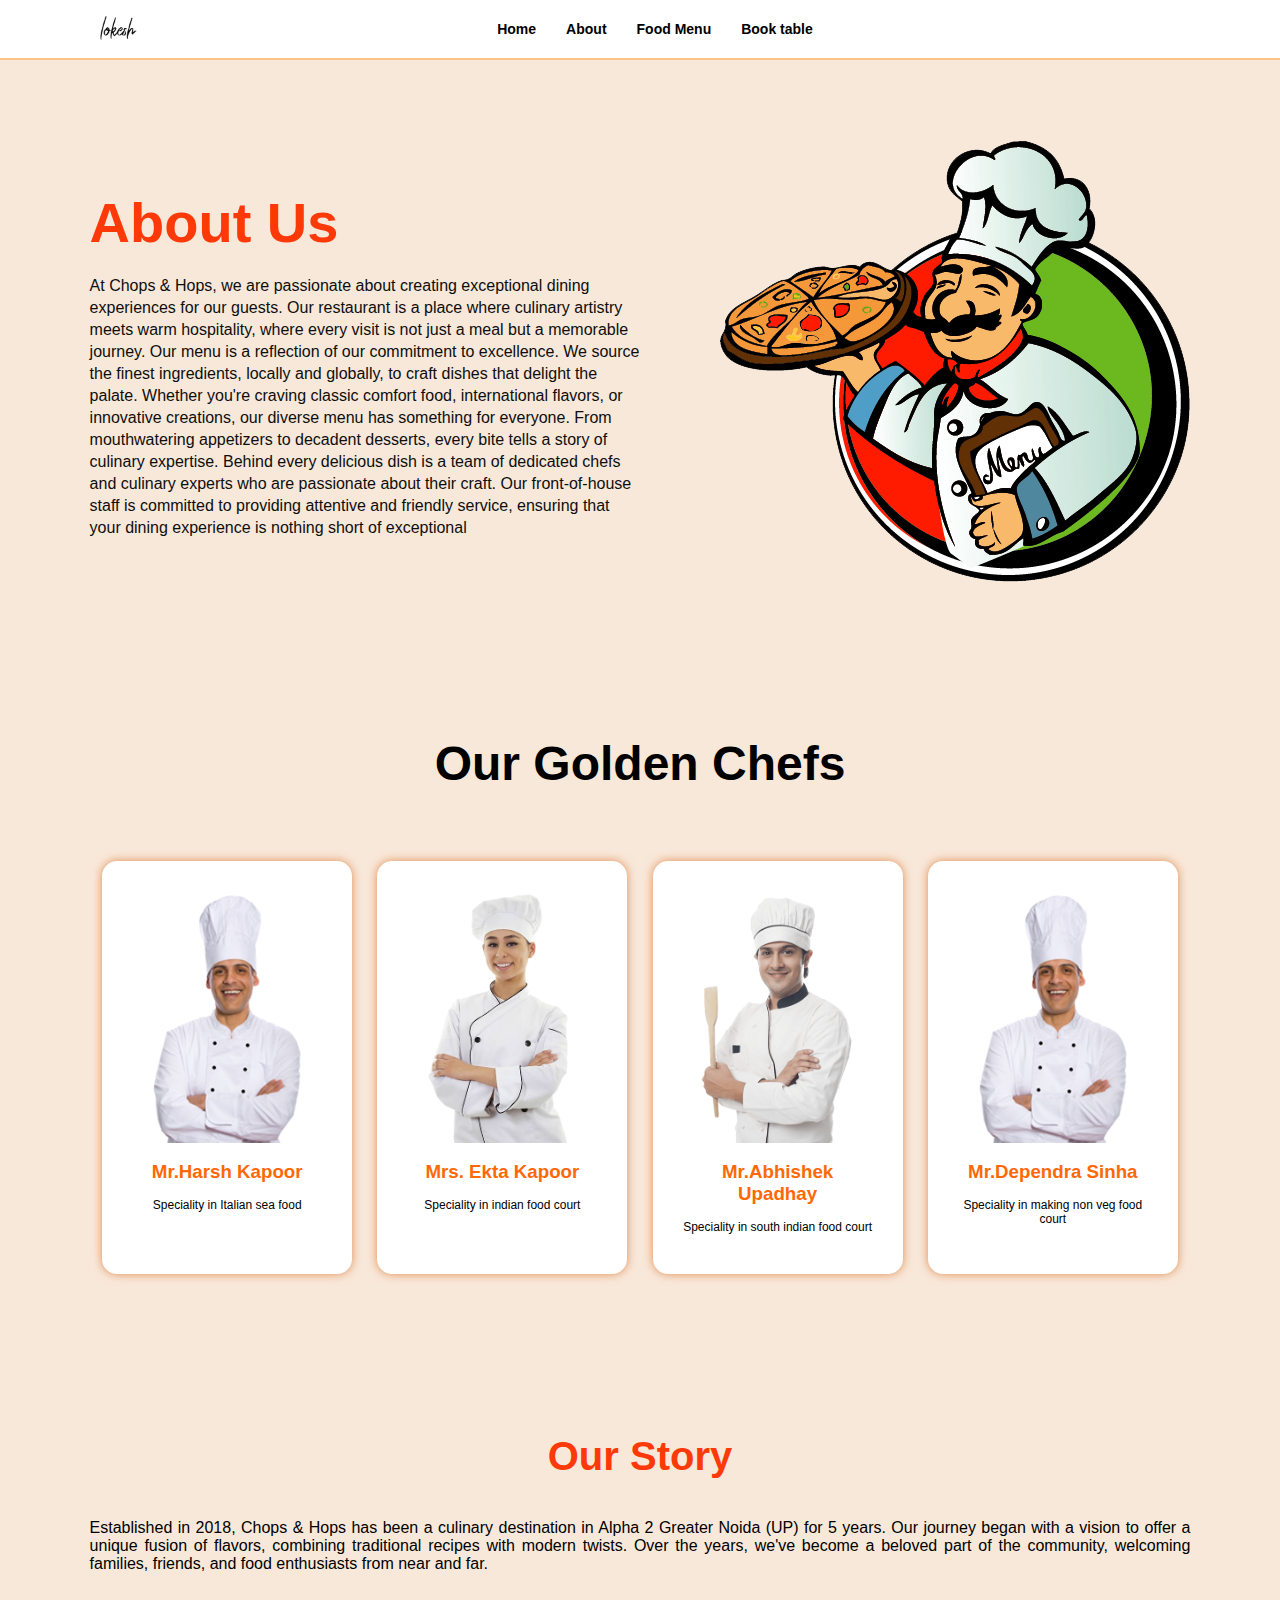
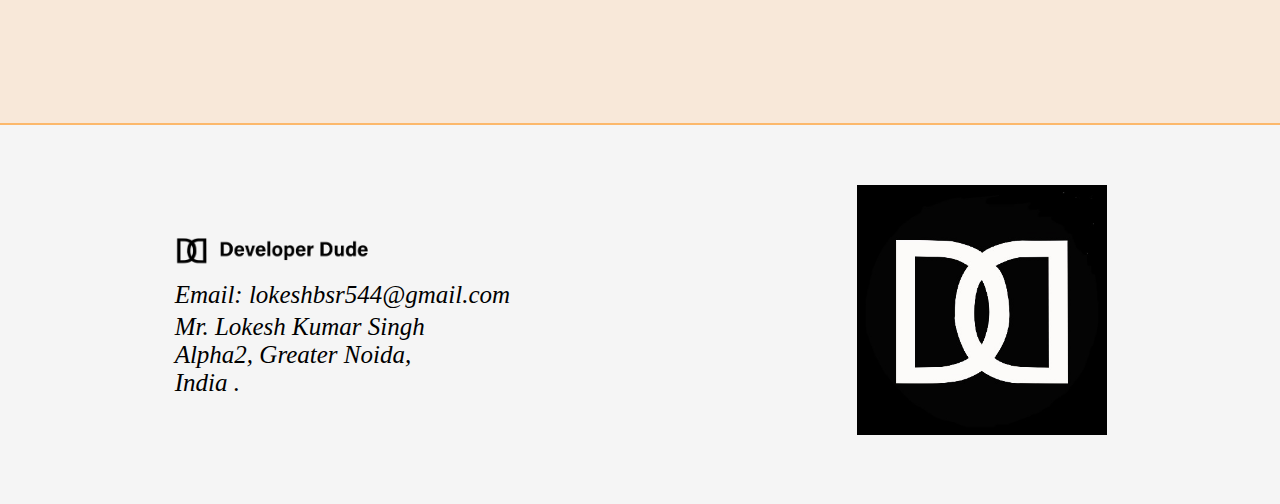
<file: About.html>
<!DOCTYPE html>
<html lang="en">

<head>
    <link rel="shortcut icon" href="C:\Users\lokesh kumar singh\Desktop\resturant website\images\logo1.png" type="image/x-icon">
    <link rel="stylesheet" href="https://cdnjs.cloudflare.com/ajax/libs/font-awesome/6.1.1/css/all.min.css" integrity="sha512-KfkfwYDsLkIlwQp6LFnl8zNdLGxu9YAA1QvwINks4PhcElQSvqcyVLLD9aMhXd13uQjoXtEKNosOWaZqXgel0g==" crossorigin="anonymous" referrerpolicy="no-referrer"
    />
    <link rel="stylesheet" href="style.css">
    <link rel="stylesheet" href="About.css">
    <meta charset="UTF-8">
    <meta http-equiv="X-UA-Compatible" content="IE=edge">
    <meta name="viewport" content="width=device-width, initial-scale=1.0">
  <link rel="shortcut icon" href="./favicon_io (1)/favicon.ico" type="image/x-icon">
    <title>Food Website | About</title>
</head>

<body>
    <!--Header for laptop (start)-->
    <header>
        <div class="header">

            <!--Sign up/Sign in Form-->
            <div class="sign">
                <div class="sign-box">
                    <div class="bar">
                        <i class="fa-solid fa-xmark" id="x-sign-mb"></i>
                    </div>
                    <!-- sign up form  -->
                    <div class="signup">
                        <h3>Sign Up</h3>
                        <form action="#">
                            <label for="fullname">Enter Full Name</label></br>
                            <input type="text" placeholder="Full Name" name="fullname" id=""></br>
                            <label for="email">Enter E-mail</label></br>
                            <input type="email" placeholder="E-mail" name="email" id=""></br>
                            <label for="password">Create Password</label></br>
                            <input type="password" placeholder="Password" name="password" id=""></br>
                            <label for="copassword">Confirm Password</label></br>
                            <input type="password" placeholder="Confirm Password" name="copassword" id=""></br>
                            <input type="submit" value="Sign Up">
                            <p id="to-signin">Already have an account? Sign In</p>
                        </form>
                    </div>
                    <!-- sign in form  -->
                    <div class="signin">
                        <h3>Sign In</h3>
                        <form action="#">
                            <label for="email2">Enter Your E-mail:</label>
                            <input type="email" placeholder="E-mail" name="email2" id="">
                            <label for="password2">Enter Password: </label>
                            <input type="password" placeholder="Password" name="password2" id="">
                            <input type="submit" value="Sign In">
                        </form>
                        <p>Forgot Password?</p>
                        <p id="to-signup">Don't have an account? Sign Up</p>
                    </div>
                </div>
            </div>
            <!--Hidden Header for Mobile/Tablet (start)-->
            <div class="headerbar">
                <div class="account">
                    <ul>
                        <a href="./index.html">
                            <li><i class="fa-solid fa-house-chimney"></i></li>
                        </a>
                        <a href="#">
                            <li><i class="fa-solid fa-magnifying-glass searchicon" id="searchicon1"></i></li>
                        </a>
                        <div class="search" id="searchinput1">
                            <input type="search" name="" id="">
                            <i class="fa-solid fa-magnifying-glass srchicon"></i>
                        </div>
                        <a href="#">
                            <li><i class="fa-solid fa-user" id="user-mb"></i></li>
                        </a>
                    </ul>
                </div>
                <div class="nav">
                    <ul>
                        <a href="./index.html">
                            <li>Home</li>
                        </a>
                        <a href="./About.html">
                            <li>About</li>
                        </a>
                        <a href="./menu.html">
                            <li>Food Menu</li>
                        </a>
                        <a href="./book.html">
                            <li>Book table</li>
                        </a>
                    </ul>
                </div>
            </div>
            <!--Hidden Header for Mobile/Tablet (end)-->
            <div class="logo">
                <img src="./images/logo1-removebg-preview.png" alt="logo">
            </div>
            <!--Bar/cross in header for mobile/tablet (start)-->
            <div class="bar">
                <i class="fa-solid fa-bars"></i>
                <i class="fa-solid fa-xmark" id="hdcross"></i>
            </div>
            <!--Bar/cross in header for mobile/tablet (end)-->
            <div class="nav">
                <ul>
                    <a href="./index.html">
                        <li>Home</li>
                    </a>
                    <a href="./About.html">
                        <li>About</li>
                    </a>
                    <a href="./menu.html">
                        <li>Food Menu</li>
                    </a>
                    <a href="./book.html">
                        <li>Book table</li>
                    </a>
                </ul>
            </div>
            <div class="account">
                <ul>
                    <a href="./index.html">
                        <li><i class="fa-solid fa-house-chimney"></i></li>
                    </a>
                    <a href="#">
                        <li><i class="fa-solid fa-magnifying-glass searchicon" id="searchicon2"></i></li>
                    </a>
                    <div class="search" id="searchinput2">
                        <input type="search" name="" id="">
                        <i class="fa-solid fa-magnifying-glass srchicon"></i>
                    </div>
                    <a href="#">
                        <li><i class="fa-solid fa-user" id="user-lap"></i></li>
                    </a>
                </ul>
            </div>
        </div>
    </header>
    <!--Header for laptop (end)-->

    <!--About-->
    <div class="about">
        <div class="about1">
            <div class="aboutpara">
                <h1>About Us</h1>
                <p>At Chops & Hops, we are passionate about creating exceptional dining experiences for our guests. Our restaurant is a place where culinary artistry meets warm hospitality, where every visit is not just a meal but a memorable journey.
                Our menu is a reflection of our commitment to excellence. We source the finest ingredients, locally and globally, to craft dishes that delight the palate. Whether you're craving classic comfort food, international flavors, or innovative creations, our diverse menu has something for everyone. From mouthwatering appetizers to decadent desserts, every bite tells a story of culinary expertise.
                Behind every delicious dish is a team of dedicated chefs and culinary experts who are passionate about their craft. Our front-of-house staff is committed to providing attentive and friendly service, ensuring that your dining experience is nothing short of exceptional</p>
            </div>
            <div class="aboutimg">
                <img src="./images/about1.png" alt="">
            </div>
        </div>

        <!-- chef's profiles -->
        <div class="about2">
            <h1>Our Golden Chefs</h1>
            <div class="food-items">
                <div class="item">
                    <div>
                        <img src="./images/chef1.png" alt="Food item">
                    </div>
                    <h3>Mr.Harsh Kapoor</h3>
                    <p>Speciality in Italian sea food </p>
                </div>
                <div class="item">
                    <div>
                        <img src="./images/chef2.png" alt="Food item">
                    </div>
                    <h3>Mrs. Ekta Kapoor</h3>
                    <p>Speciality in indian food court </p>
                </div>
                <div class="item">
                    <div>
                        <img src="./images/chef3.png" alt="Food item">
                    </div>
                    <h3>Mr.Abhishek Upadhay</h3>
                    <p>Speciality in south indian food court </p>
                </div>
                <div class="item">
                    <div>
                        <img src="./images/chef1.png" alt="Food item">
                    </div>
                    <h3>Mr.Dependra Sinha</h3>
                    <p>Speciality in making non veg food court </p>
                </div>
            </div>
        </div>
        <!-- Companies stories -->
        <div class="about3">
            <h1>Our Story</h1>
            <p>Established in 2018,  Chops & Hops has been a culinary destination in Alpha 2 Greater Noida (UP) for 5 years. Our journey began with a vision to offer a unique fusion of flavors, combining traditional recipes with modern twists. Over the years, we've become a beloved part of the community, welcoming families, friends, and food enthusiasts from near and far.
</p>
        </div>
    </div>

    <!--Footer-->
    <div class="footer">
        <div class="footer-1">
            <div class="logo">
                <img src="./images/official logo wide.png" alt="logo">
            </div>
            <div>
                <address>
                <p>Email: lokeshbsr544@gmail.com</p>
                <p>Mr. Lokesh Kumar Singh</br>Alpha2, Greater Noida,</br> India .</p>
            </address>
            </div>
        </div>
        <div class="footer-2">
            <img src="./images/logo.jpg" alt="">
        </div>
    </div>
    <script src="app.js"></script>
</body>

</html>
</file>
<file: style.css>
* {
    margin: 0;
    padding: 0;
    box-sizing: border-box;
    list-style: none;
    text-decoration: none;
    color: black;
    font-family: Verdana, Geneva, Tahoma, sans-serif;
}

body {
    overflow-x: hidden;
}

.headerbar {
    display: none;
    /* headerbar is hidden */
}

.searchicon {
    display: block;
}

.bar {
    font-size: 18px;
    display: none;
}


/* Header for laptop (start) */

.header {
    display: flex;
    justify-content: space-between;
    align-items: center;
    height: 60px;
    padding: 0 7vw;
    background-color: white;
    border-bottom: 2px solid rgb(252, 196, 132);
    box-shadow: 0 2px 20px rgb(253, 124, 124);
}

.header ul {
    display: flex;
    align-items: center;
}

.header ul li:hover {
    color: rgb(253, 57, 8);
}

.header ul li i:hover {
    color: rgb(253, 57, 8);
}

.nav ul li {
    padding: 0 15px;
    font-size: 14px;
    font-weight: bold;
}

.account {
    flex: 0.1;
}

.account ul {
    display: flex;
    justify-content: end;
}

.account ul li {
    padding: 0 15px;
    font-size: 18px;
}

.logo img {
    width: 120px;
}

.bar i:hover {
    color: rgb(253, 57, 8);
}

.search {
    width: 200px;
    display: none;
    justify-content: center;
}

.search input {
    width: 100%;
    outline: none;
    border: none;
    padding: 5px;
}

.srchicon {
    display: block;
    background-color: rgb(255, 210, 210);
    padding: 4px 5px;
    cursor: pointer;
}


/* Home page  */

.home,
.about,
.menu {
    background-color: rgb(248, 232, 217);
    padding: 0 7vw;
}


/* section 1 */

.main_slide {
    display: flex;
    align-items: center;
    flex-wrap: wrap-reverse;
}

.main_slide div:nth-child(2) {
    flex: 1;
    display: flex;
    justify-content: center;
    padding-top: 40px;
}

.main_slide div:nth-child(1) {
    padding-top: 20px;
    flex: 1;
    font-size: 30px;
}

.main_slide div:nth-child(1) p {
    font-size: 13px;
    padding: 20px 0;
}

.main_slide div:nth-child(1) span {
    color: rgb(253, 57, 8);
    text-decoration: underline;
    text-underline-offset: 10px;
    text-decoration-color: rgb(253, 176, 34);
}


/* Button CSS */

.red_btn {
    cursor: pointer;
    margin-top: 20px;
    width: 160px;
    font-weight: bold;
    color: white;
    line-height: 50px;
    background-color: rgb(253, 77, 8);
    border-radius: 5px;
    border: 1px solid rgb(253, 77, 8);
    box-shadow: 0 10px 15px rgb(250, 120, 69);
    transition: all 0.2s;
}

.red_btn i {
    color: white;
}

.red_btn:hover {
    background-color: white;
    box-shadow: 0 2px 15px rgb(250, 120, 69);
    border: 1px solid rgb(253, 77, 8);
    color: rgb(253, 77, 8);
}

.red_btn:hover i {
    color: rgb(253, 77, 8);
}

.white_btn {
    cursor: pointer;
    margin-top: 20px;
    width: 160px;
    font-weight: bold;
    color: rgb(253, 77, 8);
    line-height: 50px;
    border: 1px solid rgb(253, 77, 8);
    background-color: white;
    border-radius: 5px;
    box-shadow: 0 2px 15px rgb(250, 120, 69);
    transition: all 0.2s;
}

.white_btn:hover {
    color: white;
    background-color: rgb(253, 77, 8);
    box-shadow: 0 10px 15px rgb(250, 120, 69);
}


/* Section 2 */

.food-items {
    margin: 70px 0;
    padding: 20px 0;
    background-color: white;
    border-radius: 30px;
    display: flex;
    justify-content: space-around;
    flex-wrap: wrap;
}

.item {
    width: 250px;
    padding: 30px;
    text-align: center;
}

.item div {
    height: 160px;
}

.item img {
    width: 160px;
    margin-bottom: 15px;
}

.item p {
    font-size: 12px;
    margin-top: 15px;
    margin-bottom: 10px;
}

.item .red_btn {
    width: 120px;
    line-height: 35px;
}

.item .white_btn {
    width: 120px;
    line-height: 35px;
}


/* Section 3 */

.main_slide2 {
    margin: 80px 0;
    display: flex;
    flex-wrap: wrap;
    justify-content: space-between;
    align-items: center;
}

.foodimg {
    flex: 0.5;
}

.foodimg img {
    max-width: 500px;
    width: 45vw;
}

.question {
    flex: 0.5;
    flex-direction: column;
    margin-left: 40px;
}

.question h2 {
    font-size: 35px;
    margin-bottom: 15px;
}

.q-ans {
    display: flex;
    justify-content: flex-start;
    align-items: center;
    padding: 15px 0;
    cursor: pointer;
}

.q-ans div:first-child {
    padding: 10px;
    border-radius: 50%;
    height: 65px;
    text-align: center;
    background-color: white;
    margin-right: 20px;
}

.q-ans img {
    width: 45px;
}

.q-ans div:nth-child(2) {
    display: flex;
    flex-direction: column;
}

.q-ans div:nth-child(2) p {
    margin-top: 10px;
    font-size: 13px;
}


/* Section 4 */

.main_slide3 {
    display: flex;
    flex-direction: column;
    align-items: center;
    width: 100%;
    position: relative;
    z-index: 1;
}

.main_slide3 .fav-head {
    text-align: center;
    width: 450px;
    margin-bottom: 30px;
}

.main_slide3 .fav-head h3 {
    font-size: 30px;
    padding: 20px 0;
}

.main_slide3 .fav-head p {
    font-size: 13px;
    text-align: center;
}

.main_slide3 .fav-food {
    margin: 30px 0;
    display: flex;
    flex-wrap: wrap;
    justify-content: space-evenly;
    width: 90%;
}

.main_slide3 .fav-food .item {
    background-color: white;
    border-radius: 5px;
    margin-bottom: 30px;
    box-shadow: 0 2px 10px rgba(119, 119, 119, 0.438);
}

.main_slide3 .fav-food .item {
    width: 220px;
    padding: 15px;
    padding-top: 20px;
    text-align: center;
    cursor: pointer;
}

.main_slide3 .fav-food .item div {
    height: 160px;
    margin-bottom: 15px;
}

.main_slide3 .fav-food .item img {
    width: 160px;
    margin-bottom: 15px;
}

.main_slide3 .fav-price {
    color: red;
    font-weight: bold;
    font-size: 15px;
}

.main_slide3 .dsgn {
    background-color: rgb(255, 214, 176);
    height: 50%;
    width: 100%;
    position: absolute;
    z-index: -1;
    bottom: 0;
    border-radius: 10px;
}


/* Section 5 */

.main_slide4 {
    margin-top: 270px;
    display: flex;
    flex-wrap: wrap-reverse;
}

.main_slide4 .chef-feed {
    flex: 0.5;
    margin-top: 30px;
}

.main_slide4 .chef {
    flex: 0.5;
    text-align: right;
}

.main_slide4 .chef img {
    margin-top: -130px;
    width: 50vw;
    max-width: 490px;
}

.main_slide4 .chef-feed h2 {
    font-size: 32px;
    margin-bottom: 25px;
}

.main_slide4 .chef-feed p {
    font-size: 14px;
    line-height: 20px;
    margin-bottom: 10px;
}

.main_slide4 .chef-detail {
    margin-top: 20px;
    display: flex;
    margin: 25px 0;
    align-items: center;
}

.main_slide4 .chef-detail img {
    width: 50px;
    border-radius: 50%;
    margin-right: 15px;
    border: 4px solid white;
}

.main_slide4 .chef-detail h6 {
    font-size: 14px;
}

.main_slide4 .chef-detail p {
    font-size: 11px;
    color: red;
}

.main_slide4 .chef-vic {
    display: flex;
    align-items: center;
    padding: 25px 20px;
    background-color: rgb(255, 219, 185);
    border-radius: 0 100px 0 0;
    margin-top: 40px;
    width: 100%;
}

.main_slide4 .chef-vic div {
    display: flex;
    align-items: center;
    margin-right: 20px;
    flex: 0.5;
    height: 27px;
    overflow: hidden;
}

.main_slide4 .chef-vic div i,
.main_slide4 .chef-vic div h4 {
    font-size: 27px;
    margin-right: 8px;
}

.main_slide4 .chef-vic div h4 {
    color: red;
}

.main_slide4 .chef-vic div p {
    font-size: 11px;
    padding-top: 8px;
    line-height: 13px;
}


/* Section 6 */

.letter {
    display: flex;
    flex-wrap: wrap;
    justify-content: space-between;
    align-items: center;
    padding: 100px 0;
}

.letter-head {
    flex: 0.5;
}

.letter-head h2 {
    font-size: 30px;
}

.letter-head span {
    color: red;
}

.letter-input {
    width: 100%;
    margin-top: 20px;
    display: flex;
    flex: 0.5;
}

.letter-input div {
    width: 70%;
    display: flex;
    align-items: center;
    background-color: rgb(255, 219, 185);
}

.letter-input input {
    font-size: 15px;
    padding: 10px;
    outline: none;
    width: 100%;
    border: none;
    background-color: rgb(255, 219, 185);
}

.letter-input .red_btn {
    margin: 0;
    font-size: 18px;
    box-shadow: none;
    border-radius: 0 10px 10px 0;
}


/* Footer Start here  */

.footer {
    padding: 60px 0;
    border-top: 2px solid rgb(252, 184, 107);
    background-color: whitesmoke;
    display: flex;
    flex-wrap: wrap;
    justify-content: space-around;
    align-items: center;
}

.footer-1 .logo img {
    width: 200px;
}

.footer-1 p {
    cursor: pointer;
    font-size: 25px;
    padding: 2px;
    color: black;
    font-family: 'Verdana, Geneva, Tahoma, sans-serif';
}

.footer-2 {
    text-align: center;
    cursor: pointer;
}

.footer-2 h2 {
    font-family: 'Verdana, Geneva, Tahoma, sans-serif';
}

.footer-2 img {
    width: 250px;
    margin-bottom: 5px;
}


/* Signup/signin Form */

.sign {
    position: fixed;
    z-index: 100;
    top: 0;
    left: 0;
    right: 0;
    bottom: 0;
    backdrop-filter: blur(8px);
    display: none;
    justify-content: space-around;
    align-items: center;
}

.sign-box {
    transition: all 0.4s;
    background-color: white;
    max-width: 500px;
    width: 500px;
    border-radius: 20px;
    padding: 35px;
    transform: scale(0);
}

.sign-box h3 {
    text-align: center;
    font-size: 28px;
    color: rgb(255, 72, 0);
    padding-bottom: 20px;
}

.sign-box form input {
    padding: 5px;
    margin-top: 5px;
    margin-bottom: 15px;
    width: 100%;
    font-size: 14px;
    outline: none;
}

.sign-box .signin form input {
    margin-bottom: 20px;
}

.sign-box .signin form input:last-of-type {
    margin-top: 20px;
}

.sign-box form input:last-of-type {
    background-color: rgb(253, 128, 78);
    color: white;
    border: none;
    cursor: pointer;
    font-size: 18px;
    font-weight: 500;
    border-radius: 5px;
    line-height: 30px;
    outline: none;
    margin-bottom: 30px;
}

.sign-box form input:last-of-type:hover {
    background-color: rgb(253, 99, 38);
}

.sign-box form label {
    font-size: 16px;
    font-weight: bold;
    color: rgb(46, 46, 46);
    font-family: 'Franklin Gothic Medium', 'Arial Narrow', Arial, sans-serif;
}

.sign-box p {
    font-size: 13px;
    color: rgb(252, 30, 30);
    cursor: pointer;
    margin-bottom: 5px;
    text-align: center;
}

.sign-box p:hover {
    text-decoration: underline;
}

.sign .bar {
    display: block;
    position: fixed;
    top: 30px;
    right: 50px;
    font-size: 30px;
    cursor: pointer;
}

.signin {
    display: none;
}


/*Book table page CSS*/

.table {
    width: 100%;
    height: 100vh;
    background-position: center;
    background-repeat: no-repeat;
    background: url(../images/table2.jpg);
}

.table .sign {
    height: 100%;
    width: 100%;
    position: relative;
    display: block;
    backdrop-filter: blur(8px);
    display: flex;
    justify-content: center;
    align-items: center;
}

.table .sign-box {
    background-color: white;
    max-width: 500px;
    width: 500px;
    border-radius: 20px;
    padding: 35px;
    padding-bottom: 10px;
    transform: scale(1);
    box-shadow: 0 0 10px rgba(32, 32, 32, 0.384);
}

.table .signup h3 {
    text-align: left;
}


/* Food menu page CSS*/

.menu1 {
    padding: 100px 0;
    padding-top: 50px;
}

.menu h1 {
    font-size: 3rem;
    font-family: cursive;
    text-align: center;
    padding: 30px;
    padding-top: 20px;
}

.menu .fav-food {
    display: flex;
    justify-content: space-around;
    flex-wrap: wrap;
}

.menu .item {
    background-color: white;
    padding: 0;
    border-radius: 20px;
    overflow: hidden;
    height: 280px;
    margin-top: 40px;
    margin-bottom: 20px;
    transition: all 0.5s;
    box-shadow: 0 2px 5px rgb(53, 0, 0);
    cursor: pointer;
}

.menu .item div {
    width: 100%;
}

.menu .item:hover {
    transform: scale(1.05);
    box-shadow: 0 5px 10px rgb(53, 0, 0);
}

.menu .item div img {
    width: 100%;
    height: 100%;
    object-fit: cover;
}

.menu .item h3 {
    padding: 15px;
    padding-bottom: 0px;
}

.menu .item p {
    font-size: 12px;
    padding: 0 15px;
    margin-top: 10px;
    margin-bottom: 5px;
    text-align: left;
}

.menu .item .fav-price {
    font-size: 17px;
    color: red;
    padding-bottom: 10px;
    text-align: right;
    margin: 5px 0;
    font-weight: bold;
}


/* CSS code for Tablet */

@media only screen and (max-width: 768px) {
    .header .nav,
    .header .account {
        display: none;
        /* header for laptop hidden */
    }
    .search {
        width: 60vw;
    }
    .bar {
        display: block;
        cursor: pointer;
    }
    /* Hidden headerbar  */
    .headerbar {
        overflow: hidden;
        transition: right 0.5s;
        display: flex;
        flex-direction: column;
        position: fixed;
        top: 0;
        width: 100%;
        right: -100%;
        background-color: rgb(252, 231, 216);
        height: 100vh;
    }
    .headerbar .nav,
    .headerbar .account {
        display: block;
        font-size: 18px;
    }
    .bar .fa-xmark {
        display: none;
        cursor: pointer;
        top: 20px;
        right: 5vw;
        position: absolute;
        font-size: 25px;
    }
    .headerbar .nav ul {
        flex-direction: column;
        margin-top: 10px;
        text-align: center;
    }
    .headerbar .nav li {
        width: 96vw;
        margin: 10px 0;
        padding: 15px 30px;
        box-shadow: 0 2px 15px rgb(253, 193, 169);
        font-size: 15px;
        margin-top: 5px;
        transition: all 0.7s;
    }
    .headerbar .account {
        line-height: 40px;
        margin-top: 60px;
        background-color: rgb(252, 210, 182);
        padding: 15px;
    }
    .headerbar .account ul {
        justify-content: space-between;
    }
    /* Section 3 */
    .foodimg {
        flex: 1;
        text-align: center;
        margin-bottom: 20px;
    }
    .foodimg img {
        width: 70vw;
    }
    .question {
        flex: 1;
        margin-top: 30px;
    }
    .question h2 {
        font-size: 25px;
    }
    .q-ans div:nth-child(2) p {
        font-size: 11px;
    }
    /* Section 4 */
    .main_slide3 {
        margin-top: 100px;
    }
    .main_slide3 .dsgn {
        height: 60%;
    }
    .main_slide3 .fav-head {
        width: 80%;
        margin-bottom: 20px;
    }
    /* Section 5 */
    .main_slide4 {
        margin-top: 150px;
    }
    .main_slide4 .chef-feed {
        flex: 1;
    }
    .main_slide4 .chef {
        flex: 1;
        text-align: center;
        margin-bottom: 40px;
    }
    .main_slide4 .chef img {
        width: 80vw;
    }
    /* Section 6 */
    .letter-head h2 {
        font-size: 20px;
    }
    .letter-input input {
        font-size: 12px;
        padding: 15px;
        width: 50vw;
    }
    .letter-input .red_btn {
        line-height: 40px;
        width: 120px;
        font-size: 12px;
    }
    /* Footer  */
    .footer .footer-1 div {
        margin: 0;
    }
    .footer div {
        margin-bottom: 40px;
    }
    /* Signup/signin form  */
    .sign-box h3 {
        text-align: left;
        margin-bottom: 25px;
    }
    #x-sign-mb {
        display: block;
        position: absolute;
        top: 10px;
        right: 0;
    }
    .sign-box form input:last-of-type:active {
        background-color: rgb(253, 99, 38);
    }
}


/* CSS code for Mobile  */

@media only screen and (max-width: 550px) {
    /* Header  */
    .headerbar .nav li {
        width: 96vw;
    }
    .headerbar {
        width: 100%;
        right: -100%;
    }
    .search {
        width: 60vw;
    }
    /* Section 1 */
    .main_slide div:nth-child(1) {
        font-size: 18px;
    }
    .main_slide div:nth-child(1) p {
        padding-top: 5px;
        margin: 10px 0;
        font-size: 11px;
    }
    /* Button  */
    .red_btn {
        margin-top: 10px;
        width: 120px;
        line-height: 30px;
        font-size: 12px;
        padding: 0 10px;
    }
    .main_slide div:nth-child(1) span {
        text-underline-offset: 5px;
    }
    .main_slide div:nth-child(2) img {
        width: 70vw;
    }
    /* Section 2 */
    .food-items {
        padding: 10px 0;
    }
    .item {
        width: 60%;
        padding: 30px 5px;
    }
    .item h3 {
        font-size: 20px;
        margin-bottom: 5px;
    }
    /* Section 4 */
    .main_slide3 .fav-head {
        width: 100%;
    }
    .main_slide3 .fav-head h3 {
        font-size: 25px;
    }
    .main_slide3 .fav-head p {
        font-size: 11px;
    }
    .main_slide3 .dsgn {
        display: none;
    }
    /* Section 5 */
    .main_slide4 .chef-vic div p {
        display: none;
    }
    /* Section 6 */
    .letter {
        justify-content: center;
    }
    .letter-head {
        flex: 1;
        text-align: center;
    }
    /* Footer  */
    .footer div:last-child {
        margin-bottom: 0;
    }
    .footer {
        padding-bottom: 25px;
    }
    .footer-2 h2 {
        font-size: 20px;
    }
    /* signup form  */
    .sign {
        padding: 5vw;
    }
    .sign-box {
        width: 80vw;
        border-radius: 20px;
        padding: 25px;
        padding-bottom: 30px;
    }
    .sign-box h3 {
        text-align: left;
        font-size: 24px;
        padding-top: 15px;
        padding-bottom: 10px;
    }
    .sign-box form input {
        font-size: 12px;
    }
    .sign-box .signin form input:last-of-type {
        margin-top: 15px;
    }
    .sign-box form label {
        font-size: 14px;
    }
    /*food menu page*/
    .menu1 {
        padding-top: 20px;
        padding-bottom: 30px;
    }
    .menu h1 {
        font-size: 2.5rem;
    }
    .menu .item {
        margin-top: 20px;
        margin-bottom: 20px;
        height: auto;
        width: 85%;
    }
    .menu .item div {
        width: 100%;
    }
    .menu .item h3 {
        padding: 15px;
        text-align: left;
        padding-bottom: 0px;
    }
    .menu .item p {
        font-size: 10px;
        padding: 0 15px;
        margin-top: 5px;
    }
    .menu .item .fav-price {
        font-size: 13px;
        color: red;
        padding-bottom: 15px;
    }
    .menu .item:hover {
        transform: scale(1);
        box-shadow: 0 2px 5px rgb(53, 0, 0);
    }
}
</file>
<file: About.css>
.about1 {
    display: flex;
    flex-wrap: wrap;
    padding: 150px 0;
    padding-bottom: 150px;
}

.aboutimg {
    flex: 0.5;
    text-align: right;
}

.aboutimg img {
    margin-top: -70px;
}

.aboutpara {
    flex: 0.5;
}

.aboutpara h1 {
    color: rgb(253, 57, 8);
    font-size: 3.5rem;
    margin-top: -20px;
    margin-bottom: 20px;
    font-family: sans-serif;
}

.aboutpara p {
    line-height: 22px;
    color: rgb(14, 14, 14);
}

.about2 h1 {
    text-align: center;
    font-size: 3rem;
    padding-bottom: 50px;
}

.about2 .food-items {
    margin: 0;
    background-color: transparent;
}

.about2 .food-items .item {
    background-color: white;
    border-radius: 15px;
    box-shadow: 0 0 10px rgba(212, 86, 1, 0.637);
    margin-bottom: 40px;
}

.about2 .food-items .item div {
    height: 270px;
}

.about2 .food-items h3 {
    color: rgb(255, 105, 5);
}

.about3 {
    padding: 100px 0;
    padding-bottom: 150px;
    text-align: center;
}

.about3 h1 {
    font-size: 2.5rem;
    padding-bottom: 40px;
    color: rgb(253, 57, 8);
}

.about3 p {
    text-align: justify;
}

@media only screen and (max-width: 768px) {
    .about1 {
        flex-direction: column-reverse;
    }
    .aboutimg {
        flex: 1;
        text-align: center;
    }
    .aboutpara {
        margin-top: 70px;
    }
}

@media only screen and (max-width: 550px) {
    .aboutimg img {
        width: 80vw;
    }
    .aboutpara h1 {
        font-size: 2.5rem;
    }
    .about1 {
        padding-top: 100px;
        padding-bottom: 90px;
    }
    .aboutpara p {
        text-align: justify;
        line-height: 18px;
        font-size: 13px;
    }
    .about2 h1 {
        font-size: 2.3rem;
        padding-bottom: 40px;
    }
    .about3 {
        padding: 80px 0;
        padding-bottom: 130px;
        text-align: center;
    }
    .about3 h1 {
        font-size: 2.4rem;
        padding-bottom: 30px;
    }
    .about3 p {
        font-size: 14px;
    }
}
</file>
